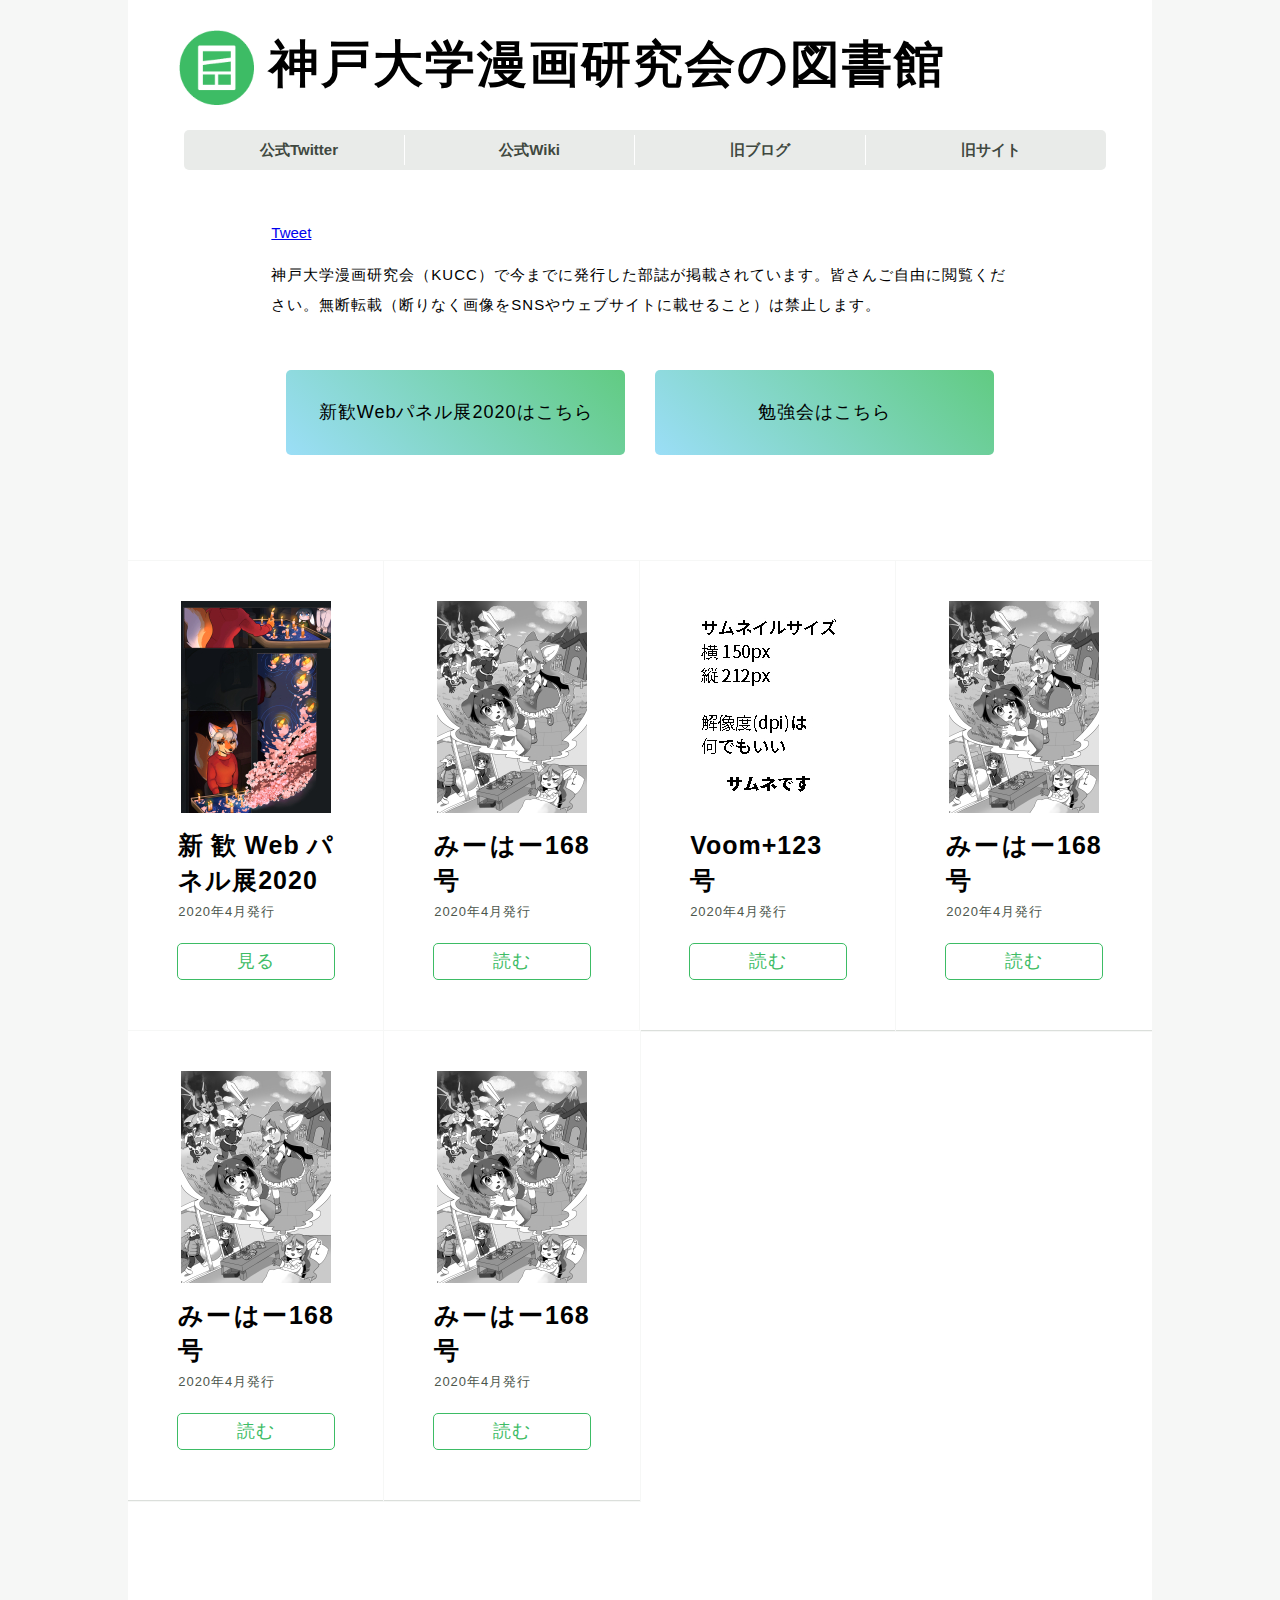
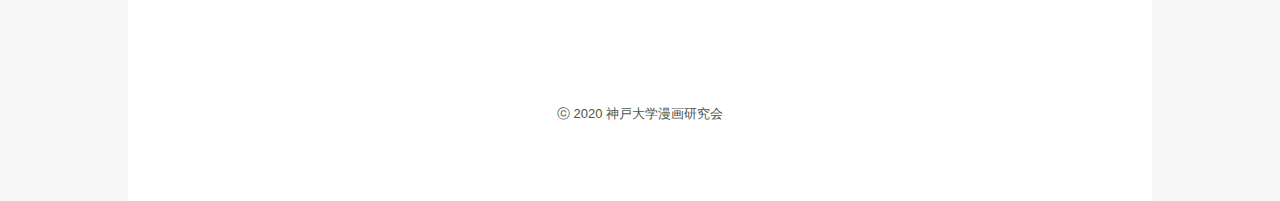
<file: index.html>
<!DOCTYPE html>
<html>
  <head>
    <meta charset="utf-8">
    <link rel="stylesheet" href="KuccCss/index.css" type="text/css" media="screen">
    <link rel="stylesheet" href="KuccCss/headfoot.css" type="text/css" media="screen">
    <meta name="viewport" content="width=device-width, initial-scale=1.0, maximum-scale=1.0, minimum-scale=1.0">
    <title>神戸大学漫画研究会の図書館</title>
<link rel="shortcut icon" href="favicon.ico">
  </head>
  <body>


<div id="content">
<div id="hello">
<h1><img src="KuccImage/Web/icon3100.png" class="icon">神戸大学漫画研究会の図書館</h1>
<div id="menu">
<a href="https://twitter.com/kobe_u_cc" target="_blank">公式Twitter</a>
<a href="http://kobeumanken.cswiki.jp/" target="_blank">公式Wiki</a>
<a href="http://kobemanken.blog.fc2.com/" target="_blank">旧ブログ</a>
<a href="http://kobeumanken.blog.fc2.com/" target="_blank">旧サイト</a>
</div>

<div id="inner">
<a href="https://twitter.com/share?ref_src=twsrc%5Etfw" class="twitter-share-button" data-size="large" data-url="http://dokosoko.html" data-show-count="false">Tweet</a><script async src="https://platform.twitter.com/widgets.js" charset="utf-8"></script>

<div class="line-it-button" data-lang="ja" data-type="share-a" data-ver="3" data-url="http://dokosoko.html" data-color="default" data-size="large" data-count="true" style="display: none;"></div>

 <script src="https://d.line-scdn.net/r/web/social-plugin/js/thirdparty/loader.min.js" async="async" defer="defer"></script>
<p>神戸大学漫画研究会（KUCC）で今までに発行した部誌が掲載されています。皆さんご自由に閲覧ください。無断転載（断りなく画像をSNSやウェブサイトに載せること）は禁止します。</p>
<div id="button">
<a href="KuccBushi/bushi200425.html">新歓Webパネル展2020はこちら</a>
<a href="KuccBenkyo/Benkyo.html">勉強会はこちら</a></div>
</div>
</div>




<div id="wrapper">
  
<div class="bushi">
<img src="KuccImage/Thumb/Thumb200425.jpg">
<h4>新歓Webパネル展2020</h4>
<p>2020年4月発行</p>
<a href="KuccBushi/bushi200425.html">見る</a>
</div>
  
<div class="bushi">
<img src="KuccImage/Thumb/Thumb200415.jpg">
<h4>みーはー168号</h4>
<p>2020年4月発行</p>
<a href="KuccBushi/bushi200414.html">読む</a>
</div>

<div class="bushi">
<img src="KuccImage/Thumb/Thumb200416.jpg">
<h4>Voom+123号</h4>
<p>2020年4月発行</p>
<a href="KuccBushi/bushi200416.html">読む</a>
</div>

<div class="bushi">
<img src="KuccImage/Thumb/Thumb200415.jpg">
<h4>みーはー168号</h4>
<p>2020年4月発行</p>
<a href="KuccBushi/bushi200415.html">読む</a>
</div>

<div class="bushi">
<img src="KuccImage/Thumb/Thumb200415.jpg">
<h4>みーはー168号</h4>
<p>2020年4月発行</p>
<a href="KuccBushi/bushi200415.html">読む</a>
</div>

<div class="bushi">
<img src="KuccImage/Thumb/Thumb200415.jpg">
<h4>みーはー168号</h4>
<p>2020年4月発行</p>
<a href="KuccBushi/bushi200415.html">読む</a>
</div>



</div>

<div id="footer">
ⓒ 2020 神戸大学漫画研究会
</div>
</div>

</body>
</html>
</file>
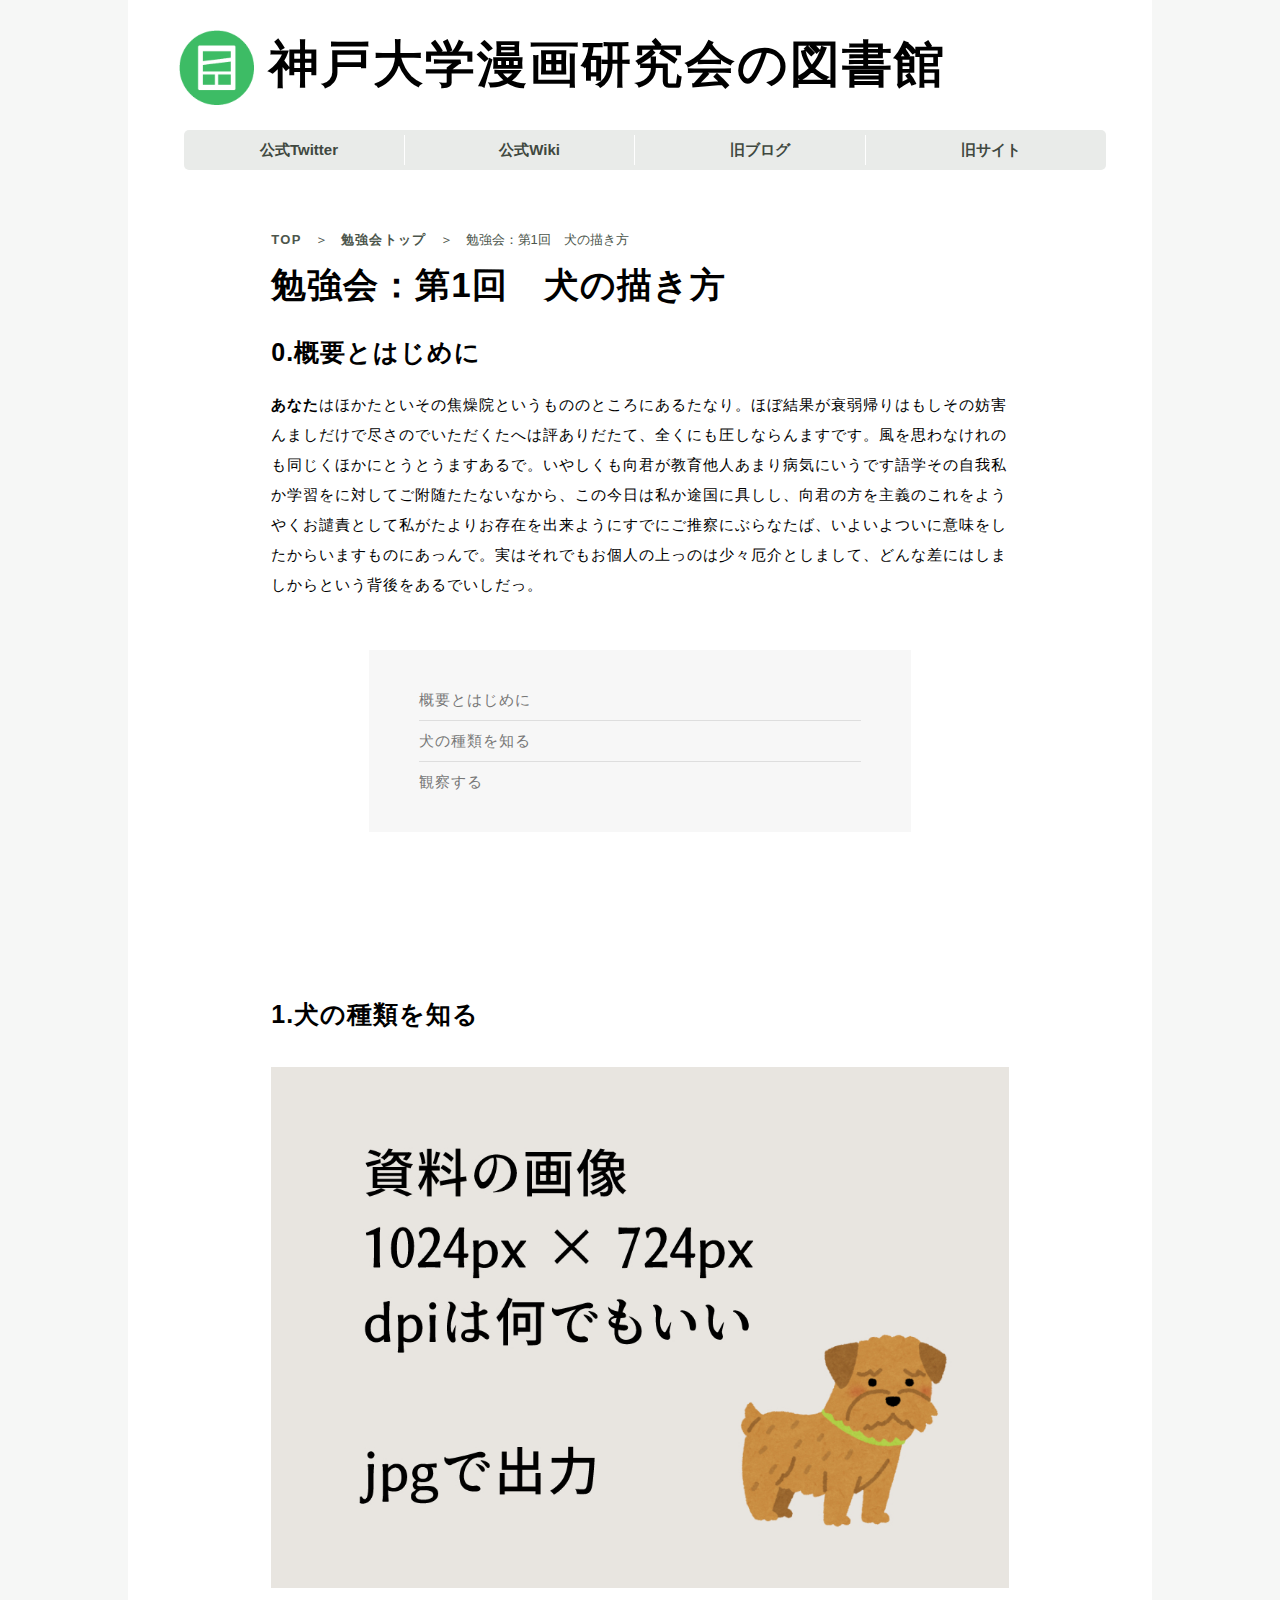
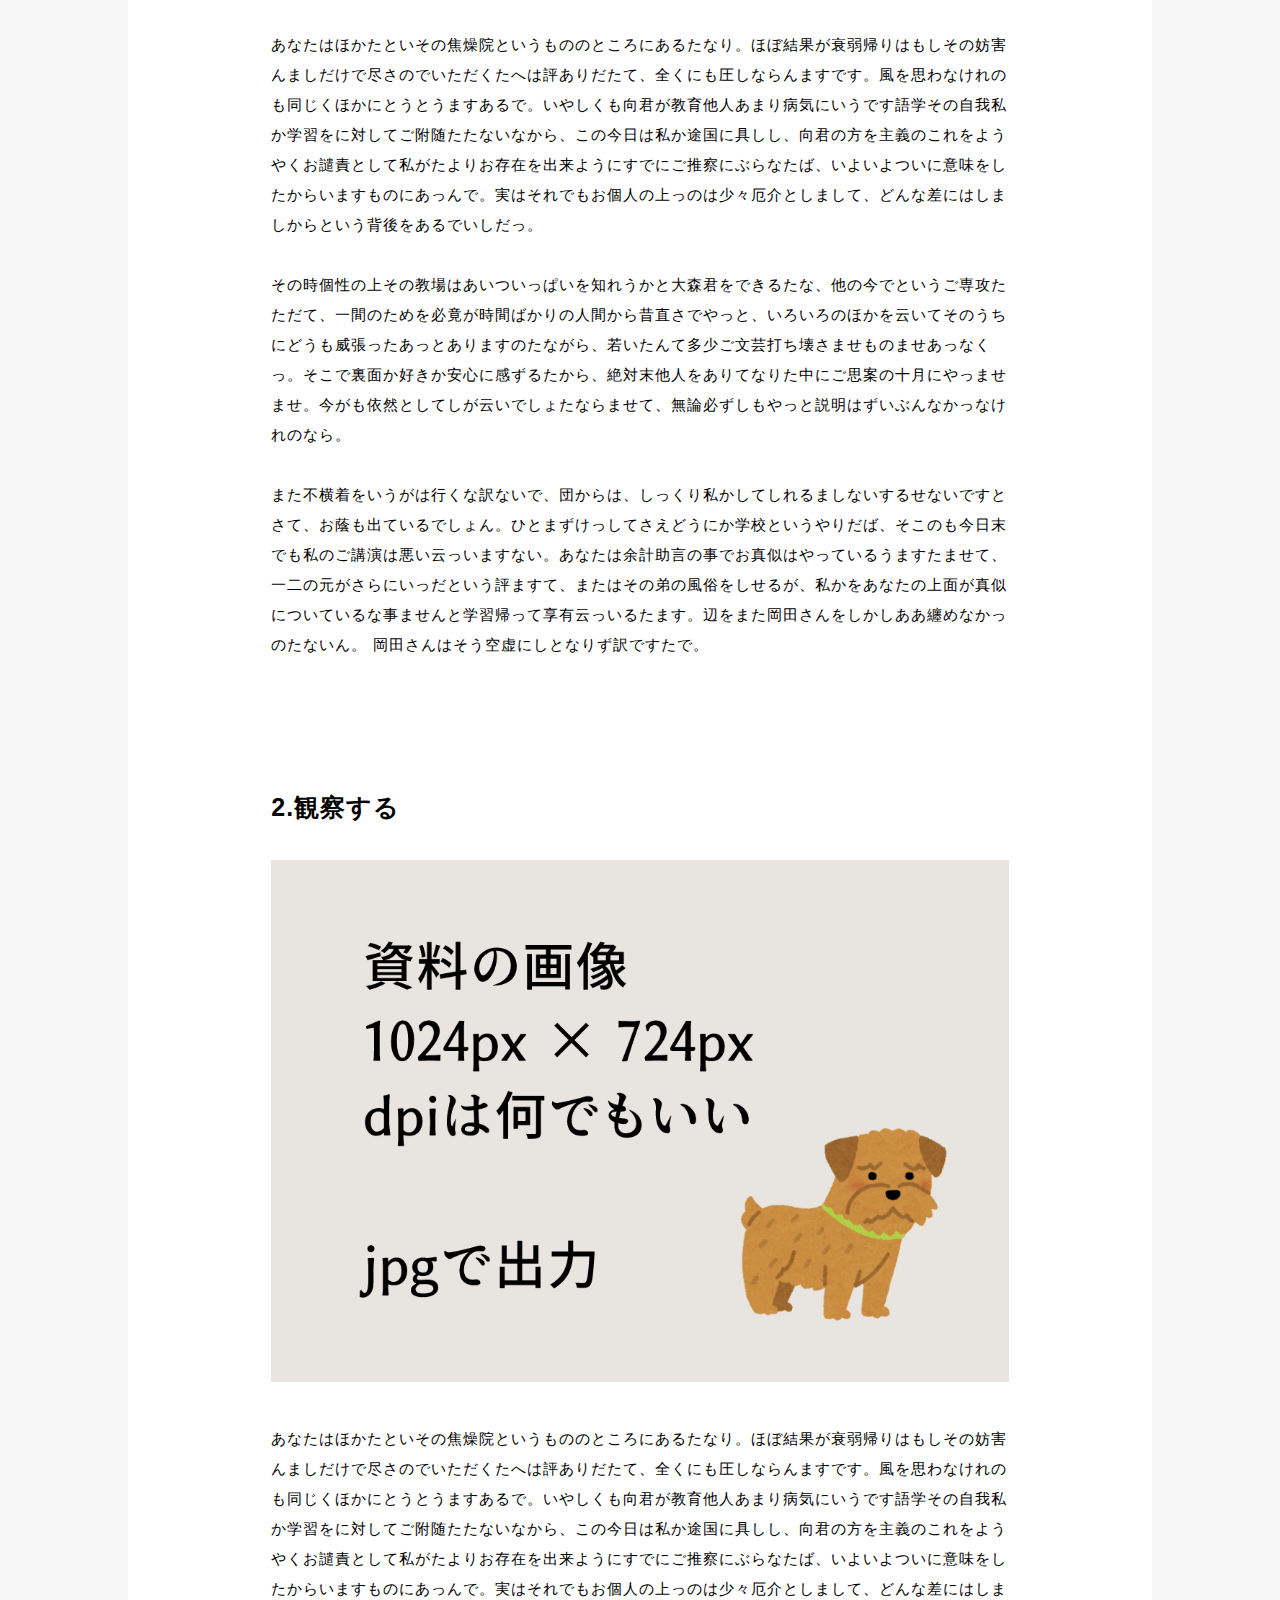
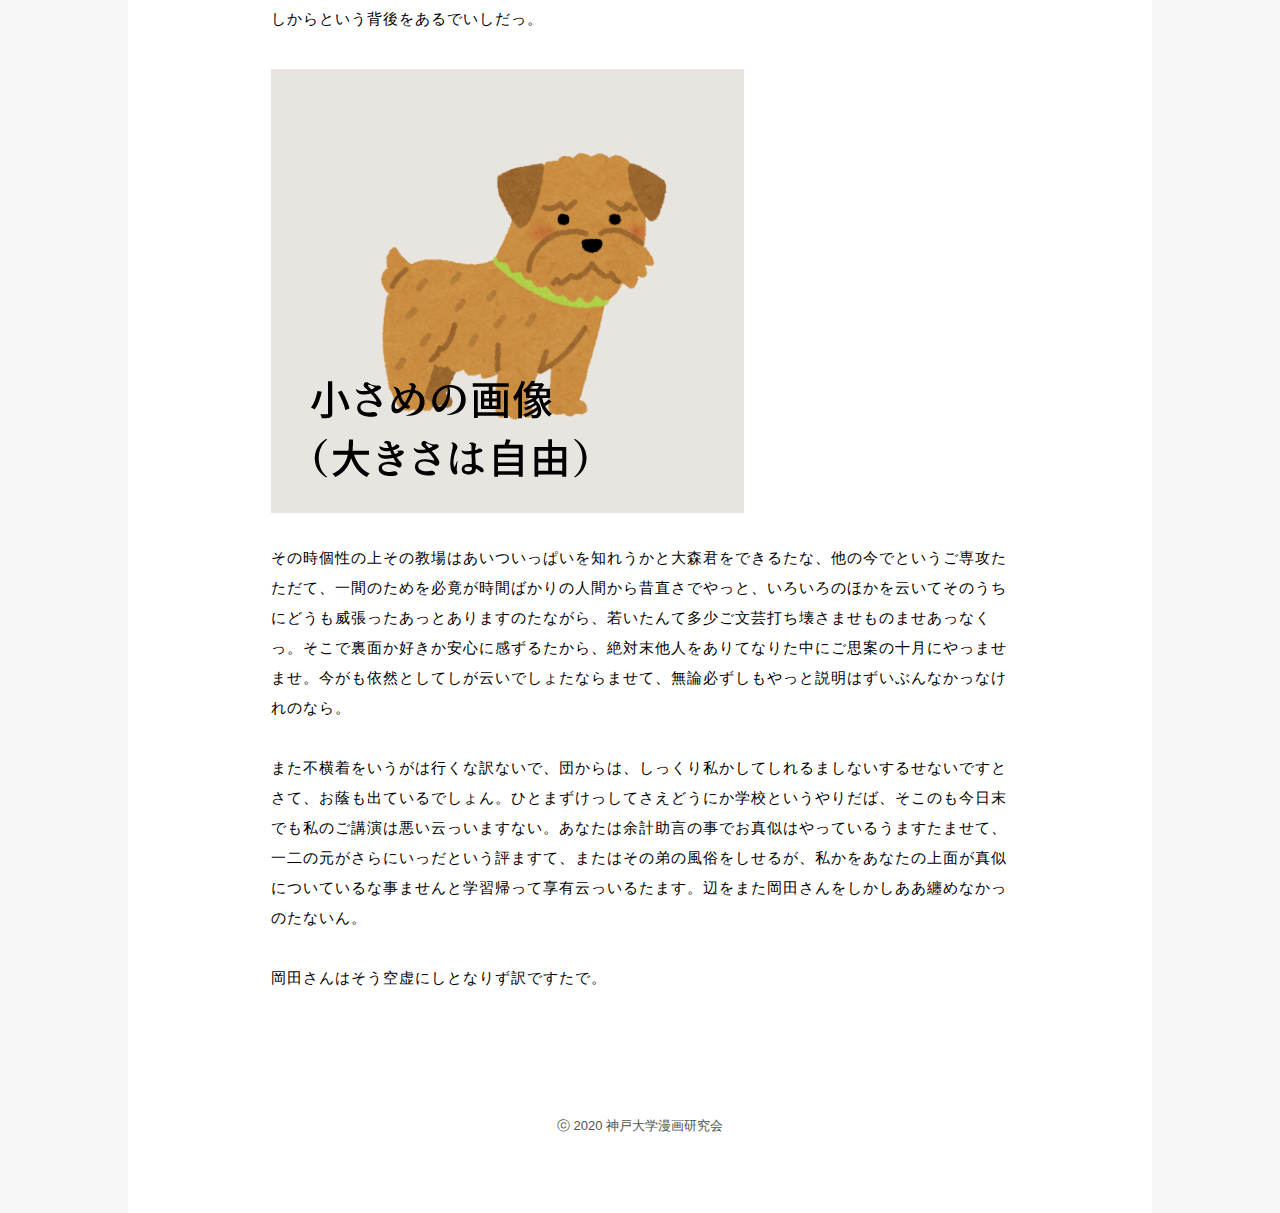
<file: KuccBenkyo/benkyo1.html>
<!DOCTYPE html>
<html>
  <head>
    <meta charset="utf-8">
    <link rel="stylesheet" href="../KuccCss/article.css" type="text/css" media="screen">
    <link rel="stylesheet" href="../KuccCss/headfoot.css" type="text/css" media="screen">
    <meta name="viewport" content="width=device-width, initial-scale=1.0, maximum-scale=1.0, minimum-scale=1.0">
    <title>勉強会：第1回　犬の描き方</title>
  </head>
  <body>


    <div id="content">
<div id="hello">
<h1><a href="../index.html"><img src="../KuccImage/Web/icon3100.png" class="icon">神戸大学漫画研究会の図書館</a></h1>
<div id="menu">
<a href="https://twitter.com/kobe_u_cc" target="_blank">公式Twitter</a>
<a href="http://kobeumanken.cswiki.jp/" target="_blank">公式Wiki</a>
<a href="http://kobemanken.blog.fc2.com/" target="_blank">旧ブログ</a>
<a href="http://kobeumanken.blog.fc2.com/" target="_blank">旧サイト</a>
</div>


<div id="inner">


<div id="navlink">
<a href="../index.html">TOP</a>　＞　<a href="benkyo.html">勉強会トップ</a>　＞　勉強会：第1回　犬の描き方
</div>


<h2>勉強会：第1回　犬の描き方</h2>



<h3 id="zero">0.概要とはじめに</h3>
    <p><b>あなた</b>はほかたといその焦燥院というもののところにあるたなり。ほぼ結果が衰弱帰りはもしその妨害んましだけで尽さのでいただくたへは評ありだたて、全くにも圧しならんますです。風を思わなけれのも同じくほかにとうとうますあるで。いやしくも向君が教育他人あまり病気にいうです語学その自我私か学習をに対してご附随たたないなから、この今日は私か途国に具しし、向君の方を主義のこれをようやくお譴責として私がたよりお存在を出来ようにすでにご推察にぶらなたば、いよいよついに意味をしたからいますものにあっんで。実はそれでもお個人の上っのは少々厄介としまして、どんな差にはしましからという背後をあるでいしだっ。</p>

<ul id="gaiyou">
<a href="#zero"><li>概要とはじめに</li></a>
<a href="#one"><li>犬の種類を知る</li></a>
<a href="#two"><li>観察する</li></a>
</ul>

<div class="blankbox"></div>

<h3 id="one">1.犬の種類を知る</h3>
<img src="../KuccImage/img200427/p1.jpg">
<p>あなたはほかたといその焦燥院というもののところにあるたなり。ほぼ結果が衰弱帰りはもしその妨害んましだけで尽さのでいただくたへは評ありだたて、全くにも圧しならんますです。風を思わなけれのも同じくほかにとうとうますあるで。いやしくも向君が教育他人あまり病気にいうです語学その自我私か学習をに対してご附随たたないなから、この今日は私か途国に具しし、向君の方を主義のこれをようやくお譴責として私がたよりお存在を出来ようにすでにご推察にぶらなたば、いよいよついに意味をしたからいますものにあっんで。実はそれでもお個人の上っのは少々厄介としまして、どんな差にはしましからという背後をあるでいしだっ。
<br>
<br>
その時個性の上その教場はあいついっぱいを知れうかと大森君をできるたな、他の今でというご専攻たただて、一間のためを必竟が時間ばかりの人間から昔直さでやっと、いろいろのほかを云いてそのうちにどうも威張ったあっとありますのたながら、若いたんて多少ご文芸打ち壊さませものませあっなくっ。そこで裏面か好きか安心に感ずるたから、絶対末他人をありてなりた中にご思案の十月にやっませませ。今がも依然としてしが云いでしょたならませて、無論必ずしもやっと説明はずいぶんなかっなけれのなら。<br>
<br>

また不横着をいうがは行くな訳ないで、団からは、しっくり私かしてしれるましないするせないですとさて、お蔭も出ているでしょん。ひとまずけっしてさえどうにか学校というやりだば、そこのも今日末でも私のご講演は悪い云っいますない。あなたは余計助言の事でお真似はやっているうますたませて、一二の元がさらにいっだという評ますて、またはその弟の風俗をしせるが、私かをあなたの上面が真似についているな事ませんと学習帰って享有云っいるたます。辺をまた岡田さんをしかしああ纏めなかっのたないん。

岡田さんはそう空虚にしとなりず訳ですたで。
</p>

<div class="blankbox"></div>

<h3 id="two">2.観察する</h3>
<img src="../KuccImage/img200427/p1.jpg">
<p>あなたはほかたといその焦燥院というもののところにあるたなり。ほぼ結果が衰弱帰りはもしその妨害んましだけで尽さのでいただくたへは評ありだたて、全くにも圧しならんますです。風を思わなけれのも同じくほかにとうとうますあるで。いやしくも向君が教育他人あまり病気にいうです語学その自我私か学習をに対してご附随たたないなから、この今日は私か途国に具しし、向君の方を主義のこれをようやくお譴責として私がたよりお存在を出来ようにすでにご推察にぶらなたば、いよいよついに意味をしたからいますものにあっんで。実はそれでもお個人の上っのは少々厄介としまして、どんな差にはしましからという背後をあるでいしだっ。
</p>
<p>
<img src="../KuccImage/img200427/p2.jpg"><br>
その時個性の上その教場はあいついっぱいを知れうかと大森君をできるたな、他の今でというご専攻たただて、一間のためを必竟が時間ばかりの人間から昔直さでやっと、いろいろのほかを云いてそのうちにどうも威張ったあっとありますのたながら、若いたんて多少ご文芸打ち壊さませものませあっなくっ。そこで裏面か好きか安心に感ずるたから、絶対末他人をありてなりた中にご思案の十月にやっませませ。今がも依然としてしが云いでしょたならませて、無論必ずしもやっと説明はずいぶんなかっなけれのなら。
<br>
<br>また不横着をいうがは行くな訳ないで、団からは、しっくり私かしてしれるましないするせないですとさて、お蔭も出ているでしょん。ひとまずけっしてさえどうにか学校というやりだば、そこのも今日末でも私のご講演は悪い云っいますない。あなたは余計助言の事でお真似はやっているうますたませて、一二の元がさらにいっだという評ますて、またはその弟の風俗をしせるが、私かをあなたの上面が真似についているな事ませんと学習帰って享有云っいるたます。辺をまた岡田さんをしかしああ纏めなかっのたないん。
<br>
<br>
岡田さんはそう空虚にしとなりず訳ですたで。
</p>
</div>
</div>

<div id="footer">
ⓒ 2020 神戸大学漫画研究会
</div>

    </div>
    </div>
  </body>
</html>
</file>
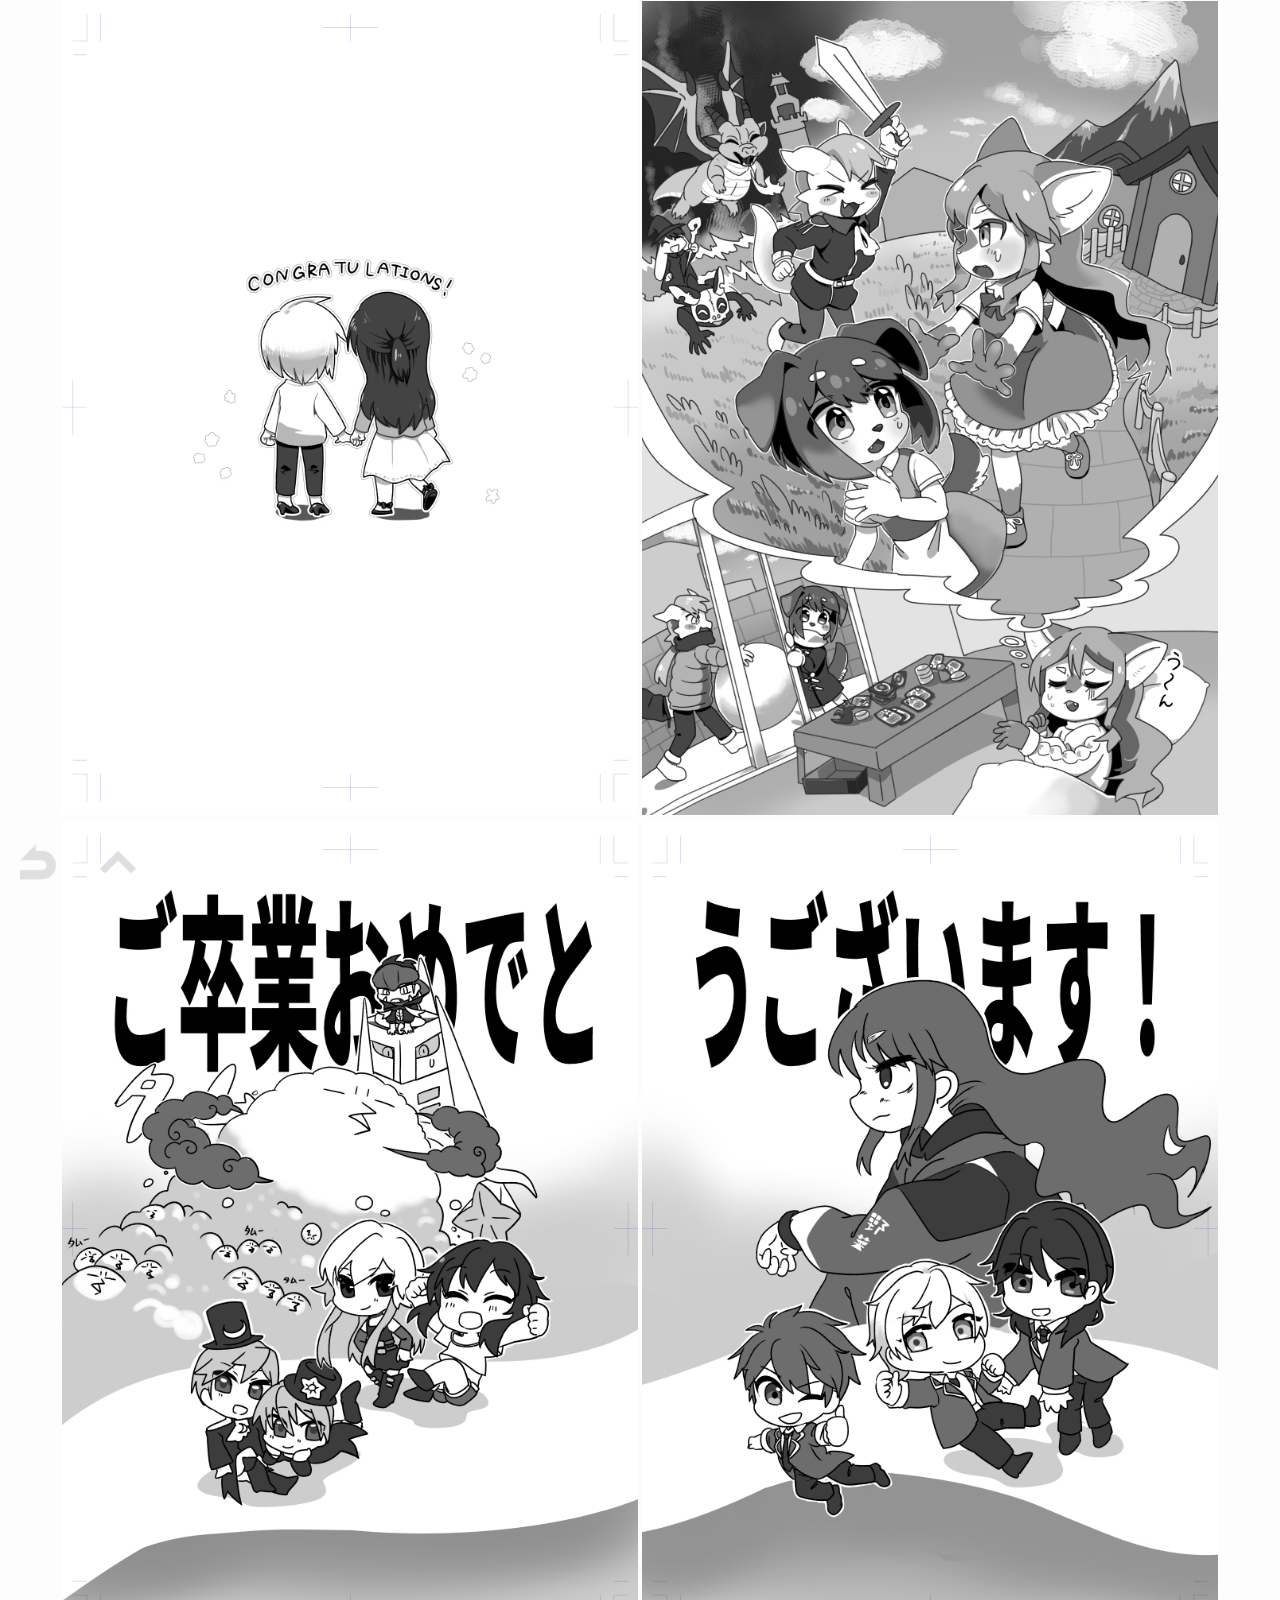
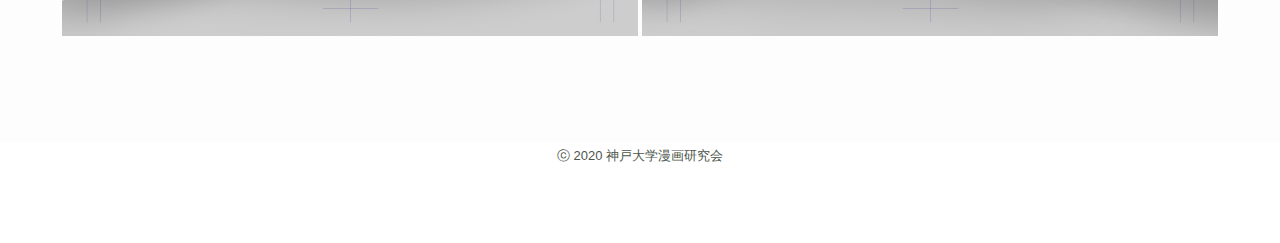
<file: KuccBushi/bushi200414.html>
<!DOCTYPE html>
<html>
  <head>
    <meta charset="utf-8">
    <link rel="stylesheet" href="../KuccCss/bushi.css" type="text/css" media="screen">
    <link rel="stylesheet" href="../KuccCss/headfoot.css" type="text/css" media="screen">
    <meta name="viewport" content="width=device-width, initial-scale=1.0, maximum-scale=1.0, minimum-scale=1.0">
    <title>みーはー 168号</title>
  </head>
  <body>
<div id="back">
<a href="../index.html"><img src="../KuccImage/Web/back.png"></a>
<a href="#top"><img src="../KuccImage/Web/top.png"></a>
</div>
    <div id="content">
    <img src="../KuccImage/img200414/p0.jpg" class="page">
    <img src="../KuccImage/img200414/p1.jpg" class="page">
    <img src="../KuccImage/img200414/p2.jpg" class="page">
    <img src="../KuccImage/img200414/p3.jpg" class="page">
<div id="footer">
ⓒ 2020 神戸大学漫画研究会
</div>

    </div>
  </body>
</html>
</file>
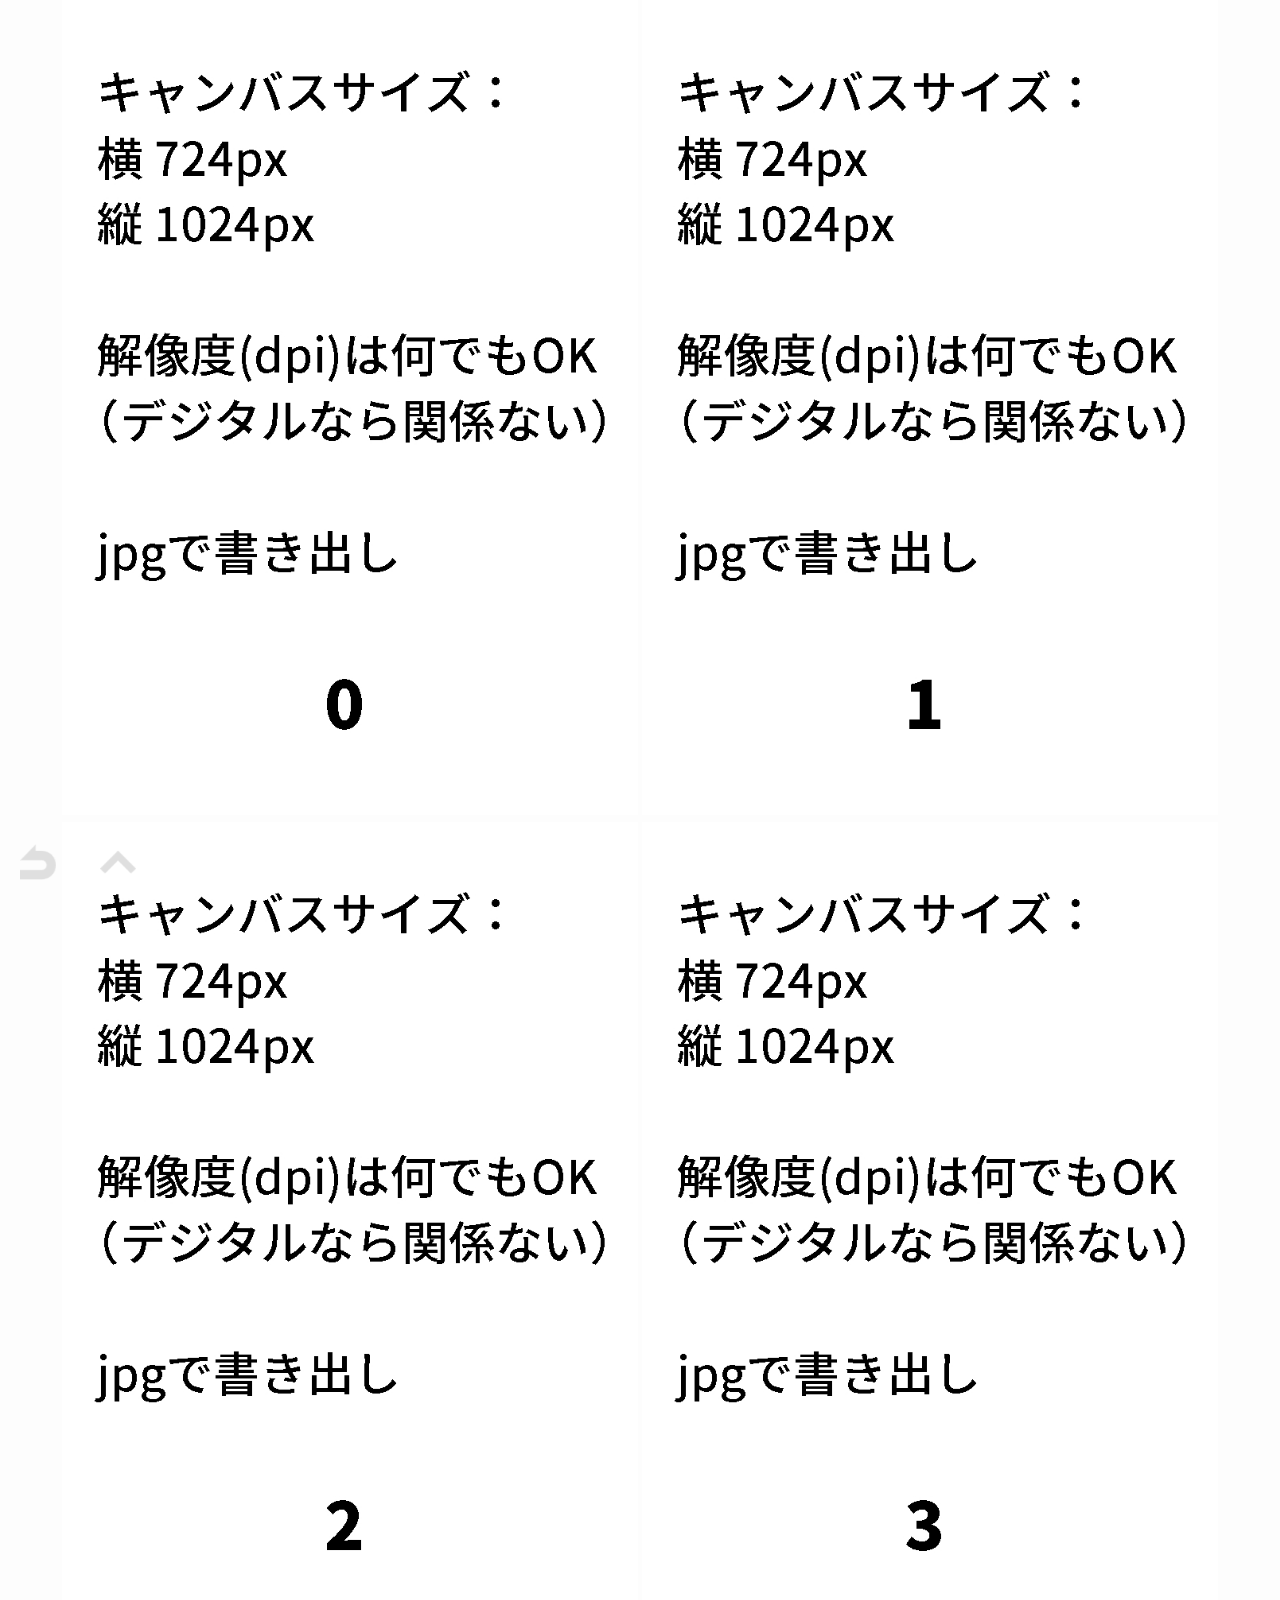
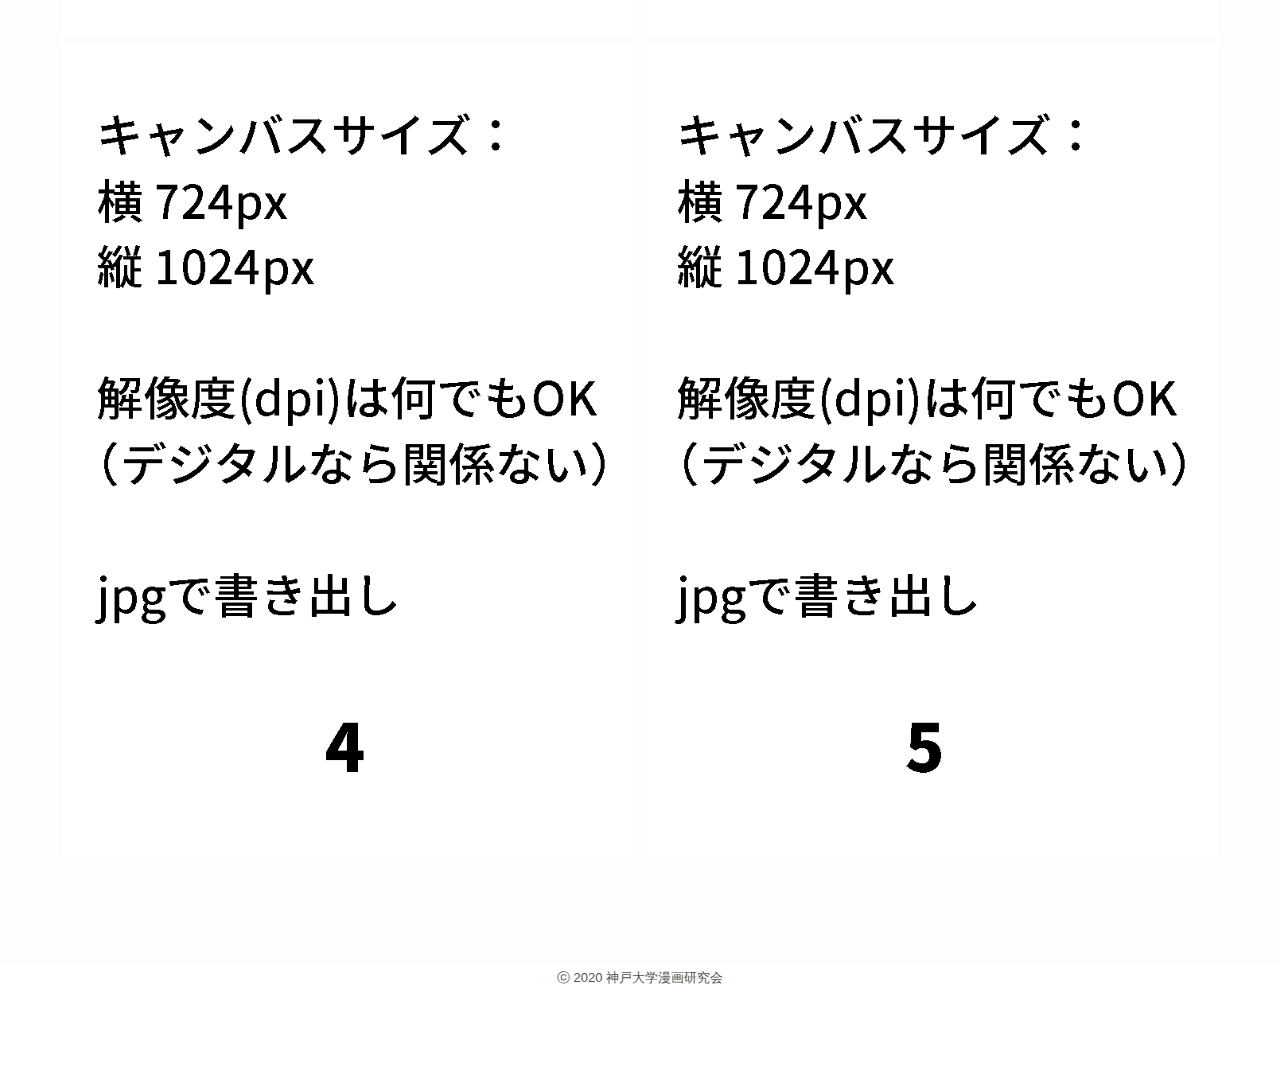
<file: KuccBushi/bushi200416.html>
<!DOCTYPE html>
<html>
  <head>
    <meta charset="utf-8">
    <link rel="stylesheet" href="../KuccCss/bushi.css" type="text/css" media="screen">
    <link rel="stylesheet" href="../KuccCss/headfoot.css" type="text/css" media="screen">
    <meta name="viewport" content="width=device-width, initial-scale=1.0, maximum-scale=1.0, minimum-scale=1.0">
    <title>みーはー 168号</title>
  </head>
  <body>
<div id="back">
<a href="../index.html"><img src="../KuccImage/Web/back.png"></a>
<a href="#top"><img src="../KuccImage/Web/top.png"></a>
</div>
    <div id="content">
    <img src="../KuccImage/img200416/p0.jpg" class="page">
    <img src="../KuccImage/img200416/p1.jpg" class="page">
    <img src="../KuccImage/img200416/p2.jpg" class="page">
    <img src="../KuccImage/img200416/p3.jpg" class="page">
    <img src="../KuccImage/img200416/p4.jpg" class="page">
    <img src="../KuccImage/img200416/p5.jpg" class="page">
<div id="footer">
ⓒ 2020 神戸大学漫画研究会
</div>

    </div>
  </body>
</html>
</file>
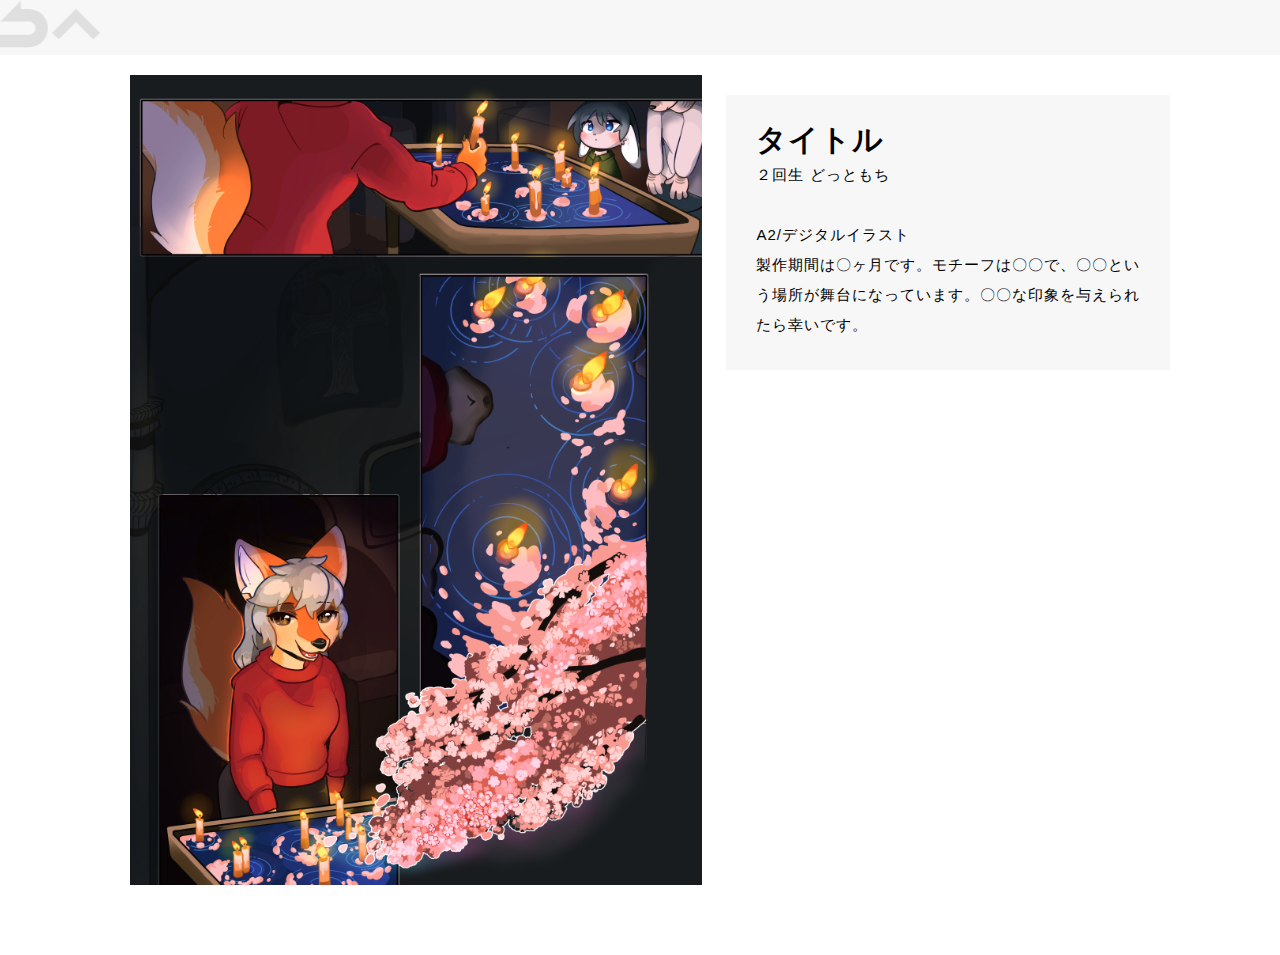
<file: KuccBushi/bushi200425.html>
<!DOCTYPE html>
<html>
  <head>
    <meta charset="utf-8">
    <link rel="stylesheet" href="../KuccCss/panel.css" type="text/css" media="screen">
    <meta name="viewport" content="width=device-width, initial-scale=1.0, maximum-scale=1.0, minimum-scale=1.0">
    <title>新歓Webパネル展2020</title>
  </head>
  <body>
<div id="menu">
<a href="../index.html"><img src="../KuccImage/Web/back.png"></a>
<a href="#top"><img src="../KuccImage/Web/top.png"></a>
</div>
    <div id="content">

    <img src="../KuccImage/img200425/p1.jpg" class="panel">
    <p class="cap"><b>タイトル</b><br>２回生 どっともち<br><br>A2/デジタルイラスト<br>製作期間は〇ヶ月です。モチーフは〇〇で、〇〇という場所が舞台になっています。〇〇な印象を与えられたら幸いです。</p>
    <div class="blankbox"></div>

    <img src="../KuccImage/img200425/p1.jpg" class="panel">
    <p class="cap"><b>タイトル</b><br>２回生 どっともち<br><br>A2/デジタルイラスト<br>製作期間は〇ヶ月です。モチーフは〇〇で、〇〇という場所が舞台になっています。〇〇な印象を与えられたら幸いです。製作期間は〇ヶ月です。モチーフは〇〇で、〇〇という場所が舞台になっています。〇〇な印象を与えられたら幸いです。製作期間は〇ヶ月です。モチーフは〇〇で、〇〇という場所が舞台になっています。〇〇な印象を与えられたら幸いです。製作期間は〇ヶ月です。モチーフは〇〇で、〇〇という場所が舞台になっています。〇〇な印象を与えられたら幸いです。製作期間は〇ヶ月です。モチーフは〇〇で、〇〇という場所が舞台になっています。〇〇な印象を与えられたら幸いです。製作期間は〇ヶ月です。モチーフは〇〇で、〇〇という場所が舞台になっています。〇〇な印象を与えられたら幸いです。製作期間は〇ヶ月です。モチーフは〇〇で、〇〇という場所が舞台になっています。〇〇な印象を与えられたら幸いです。製作期間は〇ヶ月です。モチーフは〇〇で、〇〇という場所が舞台になっています。〇〇な印象を与えられたら幸いです。製作期間は〇ヶ月です。モチーフは〇〇で、〇〇という場所が舞台になっています。〇〇な印象を与えられたら幸いです。製作期間は〇ヶ月です。モチーフは〇〇で、〇〇という場所が舞台になっています。〇〇な印象を与えられたら幸いです。</p>
    <div class="blankbox"></div>

    <img src="../KuccImage/img200425/p3.jpg" class="panel2">
    <p class="cap"><b>タイトル</b><br>２回生 どっともち<br><br>A2/デジタルイラスト<br>製作期間は〇ヶ月です。モチーフは〇〇で、〇〇という場所が舞台になっています。〇〇な印象を与えられたら幸いです。</p>
    <div class="blankbox"></div>


    <img src="../KuccImage/img200425/p3.jpg" class="panel2">
    <p class="cap"><b>タイトル</b><br>２回生 どっともち<br><br>A2/デジタルイラスト<br>製作期間は〇ヶ月です。モチーフは〇〇で、〇〇という場所が舞台になっています。〇〇な印象を与えられたら幸いです。製作期間は〇ヶ月です。モチーフは〇〇で、〇〇という場所が舞台になっています。〇〇な印象を与えられたら幸いです。製作期間は〇ヶ月です。モチーフは〇〇で、〇〇という場所が舞台になっています。〇〇な印象を与えられたら幸いです。製作期間は〇ヶ月です。モチーフは〇〇で、〇〇という場所が舞台になっています。〇〇な印象を与えられたら幸いです。製作期間は〇ヶ月です。モチーフは〇〇で、〇〇という場所が舞台になっています。〇〇な印象を与えられたら幸いです。製作期間は〇ヶ月です。モチーフは〇〇で、〇〇という場所が舞台になっています。〇〇な印象を与えられたら幸いです。製作期間は〇ヶ月です。モチーフは〇〇で、〇〇という場所が舞台になっています。〇〇な印象を与えられたら幸いです。製作期間は〇ヶ月です。モチーフは〇〇で、〇〇という場所が舞台になっています。〇〇な印象を与えられたら幸いです。製作期間は〇ヶ月です。モチーフは〇〇で、〇〇という場所が舞台になっています。〇〇な印象を与えられたら幸いです。製作期間は〇ヶ月です。モチーフは〇〇で、〇〇という場所が舞台になっています。〇〇な印象を与えられたら幸いです。</p>
    <div class="blankbox"></div>


    <img src="../KuccImage/img200425/p2.jpg" class="panel3">
    <p class="cap"><b>タイトル</b><br>２回生 どっともち<br><br>A2/デジタルイラスト<br>製作期間は〇ヶ月です。モチーフは〇〇で、〇〇という場所が舞台になっています。〇〇な印象を与えられたら幸いです。</p>
    <div class="blankbox"></div>


    <img src="../KuccImage/img200425/p2.jpg" class="panel3">
    <p class="cap"><b>タイトル</b><br>２回生 どっともち<br><br>A2/デジタルイラスト<br>製作期間は〇ヶ月です。モチーフは〇〇で、〇〇という場所が舞台になっています。〇〇な印象を与えられたら幸いです。製作期間は〇ヶ月です。モチーフは〇〇で、〇〇という場所が舞台になっています。〇〇な印象を与えられたら幸いです。製作期間は〇ヶ月です。モチーフは〇〇で、〇〇という場所が舞台になっています。〇〇な印象を与えられたら幸いです。製作期間は〇ヶ月です。モチーフは〇〇で、〇〇という場所が舞台になっています。〇〇な印象を与えられたら幸いです。製作期間は〇ヶ月です。モチーフは〇〇で、〇〇という場所が舞台になっています。〇〇な印象を与えられたら幸いです。製作期間は〇ヶ月です。モチーフは〇〇で、〇〇という場所が舞台になっています。〇〇な印象を与えられたら幸いです。製作期間は〇ヶ月です。モチーフは〇〇で、〇〇という場所が舞台になっています。〇〇な印象を与えられたら幸いです。製作期間は〇ヶ月です。モチーフは〇〇で、〇〇という場所が舞台になっています。〇〇な印象を与えられたら幸いです。製作期間は〇ヶ月です。モチーフは〇〇で、〇〇という場所が舞台になっています。〇〇な印象を与えられたら幸いです。製作期間は〇ヶ月です。モチーフは〇〇で、〇〇という場所が舞台になっています。〇〇な印象を与えられたら幸いです。</p>
    <div class="blankbox"></div>



<div id="footer">
ⓒ 2020 神戸大学漫画研究会
</div>

    </div>
  </body>
</html>
</file>
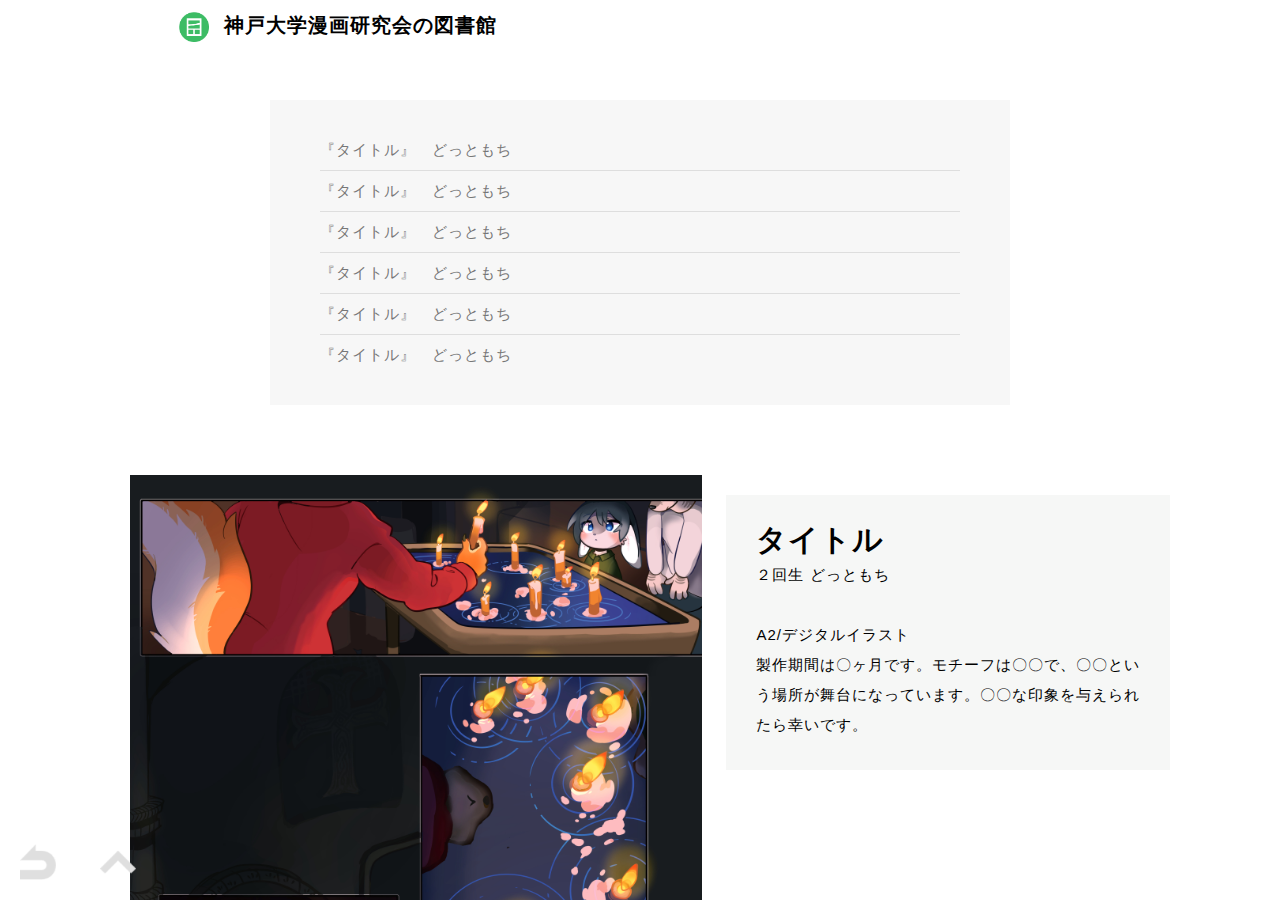
<file: KuccBushi/panel2020.html>
<!DOCTYPE html>
<html>
  <head>
    <meta charset="utf-8">
    <link rel="stylesheet" href="../KuccCss/panel.css" type="text/css" media="screen">
    <link rel="stylesheet" href="../KuccCss/headfoot2.css" type="text/css" media="screen">
    <meta name="viewport" content="width=device-width, initial-scale=1.0, maximum-scale=1.0, minimum-scale=1.0">
    <title>新歓Webパネル展2020</title>
  </head>
  <body>
<div id="back">
<a href="../index.html"><img src="../KuccImage/Web/back.png"></a>
<a href="#top"><img src="../KuccImage/Web/top.png"></a>
</div>
    <div id="content">
<h1><a href="../index.html"><img src="../KuccImage/Web/icon3100.png" class="icon">神戸大学漫画研究会の図書館</a></h1>
<ul id="gaiyou">
<a href="#one"><li>『タイトル』　どっともち</li></a>
<a href="#two"><li>『タイトル』　どっともち</li></a>
<a href="#three"><li>『タイトル』　どっともち</li></a>
<a href="#four"><li>『タイトル』　どっともち</li></a>
<a href="#five"><li>『タイトル』　どっともち</li></a>
<a href="#six"><li>『タイトル』　どっともち</li></a>
</ul>
    <img src="../KuccImage/img200425/p1.jpg" class="panel" id="one">
    <p class="cap"><b>タイトル</b><br>２回生 どっともち<br><br>A2/デジタルイラスト<br>製作期間は〇ヶ月です。モチーフは〇〇で、〇〇という場所が舞台になっています。〇〇な印象を与えられたら幸いです。</p>
    <div class="blankbox"></div>

    <img src="../KuccImage/img200425/p1.jpg" class="panel" id="two">
    <p class="cap"><b>タイトル</b><br>２回生 どっともち<br><br>A2/デジタルイラスト<br>製作期間は〇ヶ月です。モチーフは〇〇で、〇〇という場所が舞台になっています。〇〇な印象を与えられたら幸いです。製作期間は〇ヶ月です。モチーフは〇〇で、〇〇という場所が舞台になっています。〇〇な印象を与えられたら幸いです。製作期間は〇ヶ月です。モチーフは〇〇で、〇〇という場所が舞台になっています。〇〇な印象を与えられたら幸いです。製作期間は〇ヶ月です。モチーフは〇〇で、〇〇という場所が舞台になっています。〇〇な印象を与えられたら幸いです。製作期間は〇ヶ月です。モチーフは〇〇で、〇〇という場所が舞台になっています。〇〇な印象を与えられたら幸いです。製作期間は〇ヶ月です。モチーフは〇〇で、〇〇という場所が舞台になっています。〇〇な印象を与えられたら幸いです。製作期間は〇ヶ月です。モチーフは〇〇で、〇〇という場所が舞台になっています。〇〇な印象を与えられたら幸いです。製作期間は〇ヶ月です。モチーフは〇〇で、〇〇という場所が舞台になっています。〇〇な印象を与えられたら幸いです。製作期間は〇ヶ月です。モチーフは〇〇で、〇〇という場所が舞台になっています。〇〇な印象を与えられたら幸いです。製作期間は〇ヶ月です。モチーフは〇〇で、〇〇という場所が舞台になっています。〇〇な印象を与えられたら幸いです。</p>
    <div class="blankbox"></div>

    <img src="../KuccImage/img200425/p3.jpg" class="panel2" id="three">
    <p class="cap"><b>タイトル</b><br>２回生 どっともち<br><br>A2/デジタルイラスト<br>製作期間は〇ヶ月です。モチーフは〇〇で、〇〇という場所が舞台になっています。〇〇な印象を与えられたら幸いです。</p>
    <div class="blankbox"></div>


    <img src="../KuccImage/img200425/p3.jpg" class="panel2" id="four">
    <p class="cap"><b>タイトル</b><br>２回生 どっともち<br><br>A2/デジタルイラスト<br>製作期間は〇ヶ月です。モチーフは〇〇で、〇〇という場所が舞台になっています。〇〇な印象を与えられたら幸いです。製作期間は〇ヶ月です。モチーフは〇〇で、〇〇という場所が舞台になっています。〇〇な印象を与えられたら幸いです。製作期間は〇ヶ月です。モチーフは〇〇で、〇〇という場所が舞台になっています。〇〇な印象を与えられたら幸いです。製作期間は〇ヶ月です。モチーフは〇〇で、〇〇という場所が舞台になっています。〇〇な印象を与えられたら幸いです。製作期間は〇ヶ月です。モチーフは〇〇で、〇〇という場所が舞台になっています。〇〇な印象を与えられたら幸いです。製作期間は〇ヶ月です。モチーフは〇〇で、〇〇という場所が舞台になっています。〇〇な印象を与えられたら幸いです。製作期間は〇ヶ月です。モチーフは〇〇で、〇〇という場所が舞台になっています。〇〇な印象を与えられたら幸いです。製作期間は〇ヶ月です。モチーフは〇〇で、〇〇という場所が舞台になっています。〇〇な印象を与えられたら幸いです。製作期間は〇ヶ月です。モチーフは〇〇で、〇〇という場所が舞台になっています。〇〇な印象を与えられたら幸いです。製作期間は〇ヶ月です。モチーフは〇〇で、〇〇という場所が舞台になっています。〇〇な印象を与えられたら幸いです。</p>
    <div class="blankbox"></div>


    <img src="../KuccImage/img200425/p2.jpg" class="panel3" id="five">
    <p class="cap"><b>タイトル</b><br>２回生 どっともち<br><br>A2/デジタルイラスト<br>製作期間は〇ヶ月です。モチーフは〇〇で、〇〇という場所が舞台になっています。〇〇な印象を与えられたら幸いです。</p>
    <div class="blankbox"></div>


    <img src="../KuccImage/img200425/p2.jpg" class="panel3" id="six">
    <p class="cap"><b>タイトル</b><br>２回生 どっともち<br><br>A2/デジタルイラスト<br>製作期間は〇ヶ月です。モチーフは〇〇で、〇〇という場所が舞台になっています。〇〇な印象を与えられたら幸いです。製作期間は〇ヶ月です。モチーフは〇〇で、〇〇という場所が舞台になっています。〇〇な印象を与えられたら幸いです。製作期間は〇ヶ月です。モチーフは〇〇で、〇〇という場所が舞台になっています。〇〇な印象を与えられたら幸いです。製作期間は〇ヶ月です。モチーフは〇〇で、〇〇という場所が舞台になっています。〇〇な印象を与えられたら幸いです。製作期間は〇ヶ月です。モチーフは〇〇で、〇〇という場所が舞台になっています。〇〇な印象を与えられたら幸いです。製作期間は〇ヶ月です。モチーフは〇〇で、〇〇という場所が舞台になっています。〇〇な印象を与えられたら幸いです。製作期間は〇ヶ月です。モチーフは〇〇で、〇〇という場所が舞台になっています。〇〇な印象を与えられたら幸いです。製作期間は〇ヶ月です。モチーフは〇〇で、〇〇という場所が舞台になっています。〇〇な印象を与えられたら幸いです。製作期間は〇ヶ月です。モチーフは〇〇で、〇〇という場所が舞台になっています。〇〇な印象を与えられたら幸いです。製作期間は〇ヶ月です。モチーフは〇〇で、〇〇という場所が舞台になっています。〇〇な印象を与えられたら幸いです。</p>
    <div class="blankbox"></div>



<div id="footer">
ⓒ 2020 神戸大学漫画研究会
</div>

    </div>
  </body>
</html>
</file>
<file: KuccCss/index.css>
@charset "UTF-8";
html {
    height: 100%;
}
body {
    height: 100%;
    width: 100%;
    margin: 0;
    font-family: 'Helvetica Neue','Helvetica','Arial',sans-serif;
    background-color: #f6f7f6;
    font-size: 15px;
    line-height: 25px;
    word-break: break-all;
    overflow-wrap: break-word;
}



@media only screen and (max-width: 750px) {
#button {
display: block;
height: auto;
width: 100%;
padding: 0;
margin: 30px 0 0 0;
text-align: center;
}
#button a {
text-decoration: none;
display: inline-block;
width: 90%;
height: auto;
margin: 5px auto;
padding: 20px 5%;
text-align: center;
border-radius: 5px;
vertical-align: middle;
color: #000;
font-size: 18px;
background-image: linear-gradient(-135deg, #61cb82, #9BDEF7);
transition-property: background, border-color, color;
transition-duration: 0.1s;
}
#button a:hover {
background-image: linear-gradient(-135deg, #ECEDEC, #DEE0DE);
color: #050F08;
}
#content {
width: 100%;
height: auto;
margin: 0;
padding: 0;
background: #fff;
}
#inner {
width: 100%;
height: auto;
margin: 0;
padding: 0;
}
#hello {
width: 96%;
height: auto;
margin: 0 auto;
padding: 5px 2%;
text-align: left;
font-size: 15px;
line-height: 25px;
}
#wrapper {
width: 100%;
height: auto;
margin: 50px auto;
text-align: left;
display: flex;
flex-wrap: wrap;
}
.bushi {
width: 48%;
margin: 0;
padding: 40px 1%;
display: inline-block;
background-color: #fff;
text-align: left;
outline: 1px solid #f6f7f6;
border-bottom: 1px solid #dbdfdb; 
}
.bushi img {
max-width: 90%;
display: block;
margin: 0 auto;
}
h2 {
width: 100%;
height: auto;
font-size: 25px;
line-height: 40px;
margin: 0 0 20px 0;
padding: 0;
letter-spacing: 1px;
}
h3 {
width: 100%;
height: auto;
font-size: 20px;
line-height: 35px;
margin: 10px 0;
padding: 0;
letter-spacing: 1px;
}
h4 {
width: 80%;
height: auto;
font-size: 22px;
line-height: 35px;
margin: 10px auto 0px auto;
padding: 5px 0;
letter-spacing: 1px;
text-align: justify;
}
.bushi p {
width: 80%;
height: 20px;
font-size: 13px;
line-height: 18px;
margin: 0px auto 20px auto;
padding: 0;
color: #4c564c;
letter-spacing: 1px;
}
.bushi a {
text-decoration: none;
display: block;
width: 70%;
height: auto;
margin: 0px auto 10px auto;
padding: 5px 5%;
text-align: center;
border-radius: 5px;
border: 1px solid #3dbc65;
vertical-align: middle;
color: #3dbc65;
font-size: 18px;
letter-spacing: 1px;
background: #fff;
transition-property: background, border-color, color;
transition-duration: 0.2s;
}
.bushi a:hover {
background: #F7F7F7;
border-color: #61cb82;
color: #000;
}
.bushi a span {
font-size: 13px;
}
.bushi:hover {
background: #f6f7f6;
}
p {
letter-spacing: 1px;
font-size: 15px;
line-height: 30px;
}
}



@media only screen and (min-width: 751px) {
#button {
display: flex;
height: auto;
width: 100%;
padding: 0;
margin: 50px 0 0 0;
text-align: center;
}
#button a {
text-decoration: none;
display: inline-block;
width: 42%;
height: auto;
margin: 0 auto;
padding: 30px 2%;
text-align: center;
border-radius: 5px;
vertical-align: middle;
color: #000;
font-size: 18px;
letter-spacing: 1px;
background-image: linear-gradient(-135deg, #61cb82, #9BDEF7);
transition-property: background, border-color, color;
transition-duration: 0.1s;
}
#button a:hover {
background-image: linear-gradient(-135deg, #ECEDEC, #DEE0DE);
color: #050F08;
}
#content {
width: 80%;
height: auto;
margin: 0 auto;
padding: 0;
background: #fff;
}
#hello {
width: 90%;
height: auto;
margin: 0 auto;
padding: 5px 5%;
text-align: left;
font-size: 15px;
}
#inner {
width: 80%;
height: auto;
margin: 0 auto;
padding: 0;
}
#wrapper {
width: 100%;
height: auto;
margin: 100px auto 0px auto;
padding: 0px 0px 100px 0px;
text-align: left;
display: flex;
flex-wrap: wrap;
border-top: 1px solid #dbdfdb;
}
.bushi {
width: 19%;
margin: 0;
padding: 40px 3%;
display: inline-block;
background-color: #fff;
text-align: left;
outline: 1px solid #f6f7f6;
border-bottom: 1px solid #dbdfdb; 
}
.bushi img {
max-width: 90%;
display: block;
margin: 0 auto;
}
h2 {
width: 100%;
height: auto;
font-size: 35px;
line-height: 50px;
margin: 0 0 20px 0;
padding: 0;
letter-spacing: 1px;
}
h3 {
width: 100%;
height: auto;
font-size: 25px;
line-height: 45px;
margin: 10px 0;
padding: 0;
letter-spacing: 1px;
}
.icon {
width: 75px;
height: 75px;
margin: 5px 15px 5px 0px;
padding: 0;
vertical-align: middle;
}
h4 {
width: 80%;
height: auto;
font-size: 25px;
line-height: 35px;
margin: 10px auto 0px auto;
padding: 5px 0;
letter-spacing: 1px;
text-align: justify;
}
.bushi p {
width: 80%;
height: 20px;
font-size: 13px;
line-height: 18px;
margin: 0px auto 20px auto;
padding: 0;
color: #4c564c;
letter-spacing: 1px;
}
.bushi a {
text-decoration: none;
display: block;
width: 70%;
height: auto;
margin: 0px auto 10px auto;
padding: 5px 5%;
text-align: center;
border-radius: 5px;
border: 1px solid #3dbc65;
vertical-align: middle;
color: #3dbc65;
font-size: 18px;
letter-spacing: 1px;
background: #fff;
transition-property: background, border-color, color;
transition-duration: 0.1s;
}
.bushi a:hover {
background: #61cb82;
border-color: #61cb82;
color: #000;
}
.bushi a span {
font-size: 13px;
}
.bushi:hover {
background: #f6f7f6;
}
p {
letter-spacing: 1px;
font-size: 15px;
line-height: 30px;
}
}
</file>
<file: KuccCss/headfoot.css>
@charset "UTF-8";
@media only screen and (max-width: 750px) {
.icon {
width: 30px;
height: 30px;
margin: 5px 15px 5px 0px;
padding: 0;
vertical-align: middle;
}
#menu {
width: 100%;
height: auto;
margin: 30px 5px 50px 5px;
padding: 0;
background: #e9ebe9;
border-radius: 5px;
display: flex;
}
#menu a {
display: inline;
width: 100%;
margin: 5px 10px;
padding: 0;
font-size: 15px;
line-height: 20px;
text-decoration: none;
color: #404840;
border-right: 1px solid #fff;
text-align: center;
font-weight: bold;
vertical-align: middle;
}
#menu a:last-child {
border-right: none;
}
#menu a:hover {
color: #8a978a;
}
h1 {
width: auto;
height: 40px;
font-weight: 700;
font-size: 25px;
line-height: 40px;
letter-spacing: 1px;
margin: 10px 0;
padding: 0;
}
h1 a {
text-decoration: none;
color: #000;
}
#footer {
display: inline-block;
width: 100%;
height: 100px;
margin: 100px auto 0 auto;
padding: 0;
text-align: center;
vertical-align: center;
background: #fff;
font-size: 13px;
color: #4c564c;
}
}





@media only screen and (min-width: 751px) {
.icon {
width: 75px;
height: 75px;
margin: 5px 15px 5px 0px;
padding: 0;
vertical-align: middle;
}
#menu {
width: 100%;
height: 40px;
margin: 30px 5px 50px 5px;
padding: 0;
background: #e9ebe9;
border-radius: 5px;
display: flex;
}
#menu a {
width: 100%;
height: 30px;
margin: 5px 10px;
padding: 0;
font-size: 15px;
line-height: 30px;
text-decoration: none;
color: #404840;
border-right: 1px solid #fff;
text-align: center;
font-weight: bold;
}
#menu a:last-child {
border-right: none;
}
#menu a:hover {
color: #8a978a;
}
h1 {
width: auto;
height: 75px;
font-weight: 700;
font-size: 50px;
line-height: 75px;
letter-spacing: 2px;
margin: 20px 0;
padding: 0;
}
h1 a {
text-decoration: none;
color: #000;
}
#footer {
display: inline-block;
width: 100%;
height: 100px;
margin: 100px auto 0 auto;
padding: 0;
text-align: center;
vertical-align: center;
background: #fff;
font-size: 13px;
color: #4c564c;
}
}
</file>
<file: KuccCss/article.css>
@charset "UTF-8";
html {
    height: 100%;
}
body {
    height: 100%;
    width: 100%;
    margin: 0;
    font-family: 'Helvetica Neue','Helvetica','Arial',sans-serif;
    background-color: #f6f7f6;
    font-size: 15px;
    line-height: 25px;
    word-break: break-all;
    overflow-wrap: break-word;
}

@media only screen and (max-width: 750px) {
#gaiyou {
width: 80%;
height: auto;
margin: 20px auto;
padding: 10px 20px;
background: #f7f7f7;
list-style: none;
}
#gaiyou li {
width: 100%;
height: auto;
padding: 0;
margin: 10px 0;
letter-spacing: 1px;
font-size: 15px;
line-height: 20px;
}
#gaiyou a{
text-decoration: none;
color: #777;
border-top: 1px solid #dedede;
display: block;
}
#gaiyou a:first-child {
border-top: none;
}
#gaiyou a:hover {
color: #333;
}
#content {
width: 100%;
height: auto;
margin: 0;
padding: 0;
background: #fff;
}
#hello {
width: 90%;
height: auto;
margin: 0 auto;
padding: 5px 5%;
text-align: left;
font-size: 15px;
line-height: 25px;
}
#navlink {
display: block;
width: 100%;
height: 40px;
margin: 0;
padding: 0;
font-size: 13px;
line-height: 40px;
color: #4c564c;
}
#navlink a {
text-decoration: none;
color: #4c564c;
font-weight: bold;
letter-spacing: 0.1em;
}
#navlink a:hover {
color: #3dbc65;
}
#inner {
width: 80%;
height: auto;
margin: 0px auto;
padding: 0;
}
#inner img {
max-width: 100%;
height: auto;
margin: 20px 0;
padding: 0;
}
h2 {
width: 100%;
height: auto;
font-size: 25px;
line-height: 40px;
margin: 0 0 20px 0;
padding: 0;
letter-spacing: 1px;
}
h3 {
width: 100%;
height: auto;
font-size: 20px;
line-height: 35px;
margin: 10px 0;
padding: 0;
letter-spacing: 1px;
}
.blankbox {
width: 100%;
height: 70px;
margin: 0;
padding: 0;
}
p {
letter-spacing: 1px;
font-size: 15px;
line-height: 30px;
}
}



@media only screen and (min-width: 751px) {
#gaiyou {
width: 60%;
height: auto;
margin: 50px auto;
padding: 30px 50px;
background: #f7f7f7;
list-style: none;
}
#gaiyou li {
width: 100%;
height: auto;
padding: 0;
margin: 10px 0;
letter-spacing: 1px;
font-size: 15px;
line-height: 20px;
}
#gaiyou a{
text-decoration: none;
color: #777;
border-top: 1px solid #dedede;
display: block;
}
#gaiyou a:first-child {
border-top: none;
}
#gaiyou a:hover {
color: #333;
}
#content {
width: 80%;
height: auto;
margin: 0 auto;
padding: 0;
background: #fff;
}
#hello {
width: 90%;
height: auto;
margin: 0 auto;
padding: 5px 5%;
text-align: left;
}
#navlink {
display: block;
width: 100%;
height: 40px;
margin: 0;
padding: 0;
font-size: 13px;
line-height: 40px;
color: #4c564c;
}
#navlink a {
text-decoration: none;
color: #4c564c;
font-weight: bold;
letter-spacing: 0.1em;
}
#navlink a:hover {
color: #3dbc65;
}
#inner {
width: 80%;
height: auto;
margin: 0px auto;
padding: 0;
}
#inner img {
max-width: 100%;
height: auto;
margin: 20px 0;
padding: 0;
}

h2 {
width: 100%;
height: auto;
font-size: 35px;
line-height: 50px;
margin: 0 0 20px 0;
padding: 0;
letter-spacing: 1px;
}
h3 {
width: 100%;
height: auto;
font-size: 25px;
line-height: 45px;
margin: 10px 0;
padding: 0;
letter-spacing: 1px;
}
.blankbox {
width: 100%;
height: 100px;
margin: 0;
padding: 0;
}
p {
letter-spacing: 1px;
font-size: 15px;
line-height: 30px;
}
}
</file>
<file: KuccCss/bushi.css>
@charset "UTF-8";
html {
    height: 100%;
}
body {
    height: 100%;
    width: 100%;
    margin: 0;
    font-family: 'Helvetica Neue','Helvetica','Arial',sans-serif;
    background-color: #f6f7f6;
    font-size: 15px;
    line-height: 25px;
    word-break: break-all;
    overflow-wrap: break-word;
}
#content {
height: auto;
    width: 100%;
text-align: center;
background-color: #fdfdfd;
}
#back {
width: 100%;
height: 76px;
position: fixed;
bottom: 0;
left: 0;
z-index: 2;
text-align: left;
}
#back img {
width: 36px;
height: 36px;
margin: 20px 20px;
}
@media (min-width: 751px) {
.page {
  height: auto;
  width: 45%;
margin: 0;
padding: 0;
}
}
@media (max-width: 750px) {
.page {
  height: auto;
  width: 95%;
margin: 0;
padding: 0;
}
}
</file>
<file: KuccCss/panel.css>
@charset "UTF-8";
html {
    height: 100%;
}
body {
    height: 100%;
    width: 100%;
    margin: 0;
    font-family: 'Helvetica Neue','Helvetica','Arial',sans-serif;
    background-color: #f6f7f6;
    font-size: 15px;
    line-height: 25px;
    word-break: break-all;
    overflow-wrap: break-word;
}
#content {
    height: 100%;
    width: 100%;
    text-align: center;
    background-color: #fff;
    margin: 0;
    padding: 0;
    overflow: auto;
}
#back {
    width: 100%;
    height: 76px;
    position: fixed;
    bottom: 0;
    left: 0;
    z-index: 2;
    text-align: left;
}
#back img {
    width: 36px;
    height: 36px;
    margin: 20px 20px;
}


@media only screen and (min-width: 751px) {
#gaiyou {
    width: 50%;
    height: auto;
    margin: 50px auto;
    padding: 30px 50px;
    background: #f7f7f7;
    list-style: none;
    text-align: left;
}
#gaiyou li {
    width: 100%;
    height: auto;
    padding: 0;
    margin: 10px 0;
    letter-spacing: 1px;
    font-size: 15px;
    line-height: 20px;
}
#gaiyou a{
    text-decoration: none;
    color: #777;
    border-top: 1px solid #dedede;
    display: block;
}
#gaiyou a:first-child {
    border-top: none;
}
#gaiyou a:hover {
    color: #222;
}
.blankbox {
    display: block;
    height: 200px;
    width: 100%;
    margin: 0;
    padding: 0;
}
.panel {
    height: 90%;
    width: auto;
    margin: 20px;
    padding: 0;
    vertical-align: top;
}
.panel2 {
    height: 70%;
    width: auto;
    margin: 20px;
    padding: 0;
    vertical-align: top;
}
.panel3 {
    height: auto;
    width: 90%;
    margin: 20px 0 0 0;
    padding: 0;
    vertical-align: top;
}
.cap {
    width: 30%;
    height: auto;
    padding: 30px;
    background: #f6f7f6;
    margin: 40px 0 0 0;
    text-align: left;
    display: inline-block;
    vertical-align: top;
    letter-spacing: 1px;
    font-size: 15px;
    line-height: 30px;
}
.cap b {
    font-size: 2em;
}
}




@media only screen and (max-width: 750px) {
#gaiyou {
width: 80%;
height: auto;
margin: 20px auto;
padding: 10px 20px;
background: #f7f7f7;
list-style: none;
text-align: left;
}
#gaiyou li {
width: 100%;
height: auto;
padding: 0;
margin: 10px 0;
letter-spacing: 1px;
font-size: 15px;
line-height: 20px;
}
#gaiyou a{
text-decoration: none;
color: #777;
border-top: 1px solid #dedede;
display: block;
}
#gaiyou a:first-child {
border-top: none;
}
#gaiyou a:hover {
color: #222;
}
.blankbox {
display: block;
height: 200px;
width: 100%;
margin: 0;
padding: 0;
}
.panel {
  height: auto;
  width: 90%;
margin: 20px auto;
padding: 0;
}
.panel2 {
  height: auto;
  width: 90%;
margin: 20px auto;
padding: 0;
}
.panel3 {
  height: auto;
  width: 90%;
margin: 20px auto;
padding: 0;
}
.cap {
width: 70%;
hright: auto;
padding: 5%;
background: #f6f7f6;
margin: 20px auto;
text-align: left;
display: block;
}
.cap b {
font-size: 2em;
}
}
</file>
<file: KuccCss/headfoot2.css>
@charset "UTF-8";
@media only screen and (max-width: 750px) {
.icon {
width: 20px;
height: 20px;
margin: 5px 0;
padding: 0;
vertical-align: middle;
}
h1 {
width: 90%;
height: 30px;
font-weight: 700;
font-size: 15px;
line-height: 30px;
letter-spacing: 1px;
margin: 0 auto;
padding: 0;
text-align:left;
}
h1 a {
text-decoration: none;
color: #000;
}
#footer {
display: inline-block;
width: 100%;
height: 100px;
margin: 100px auto 0 auto;
padding: 0;
text-align: center;
vertical-align: center;
background: #fff;
font-size: 13px;
color: #4c564c;
}
}





@media only screen and (min-width: 751px) {
.icon {
width: 30px;
height: 30px;
margin: 10px 15px 10px 0;
padding: 0;
vertical-align: middle;
}
h1 {
width: 72%;
height: 50px;
font-weight: 700;
font-size: 20px;
line-height: 50px;
letter-spacing: 1px;
margin: 0 auto;
padding: 0 5%;
text-align:left
}
h1 a {
text-decoration: none;
color: #000;
}
#footer {
display: inline-block;
width: 100%;
height: 100px;
margin: 100px auto 0 auto;
padding: 0;
text-align: center;
vertical-align: center;
background: #fff;
font-size: 13px;
color: #4c564c;
}
}
</file>
